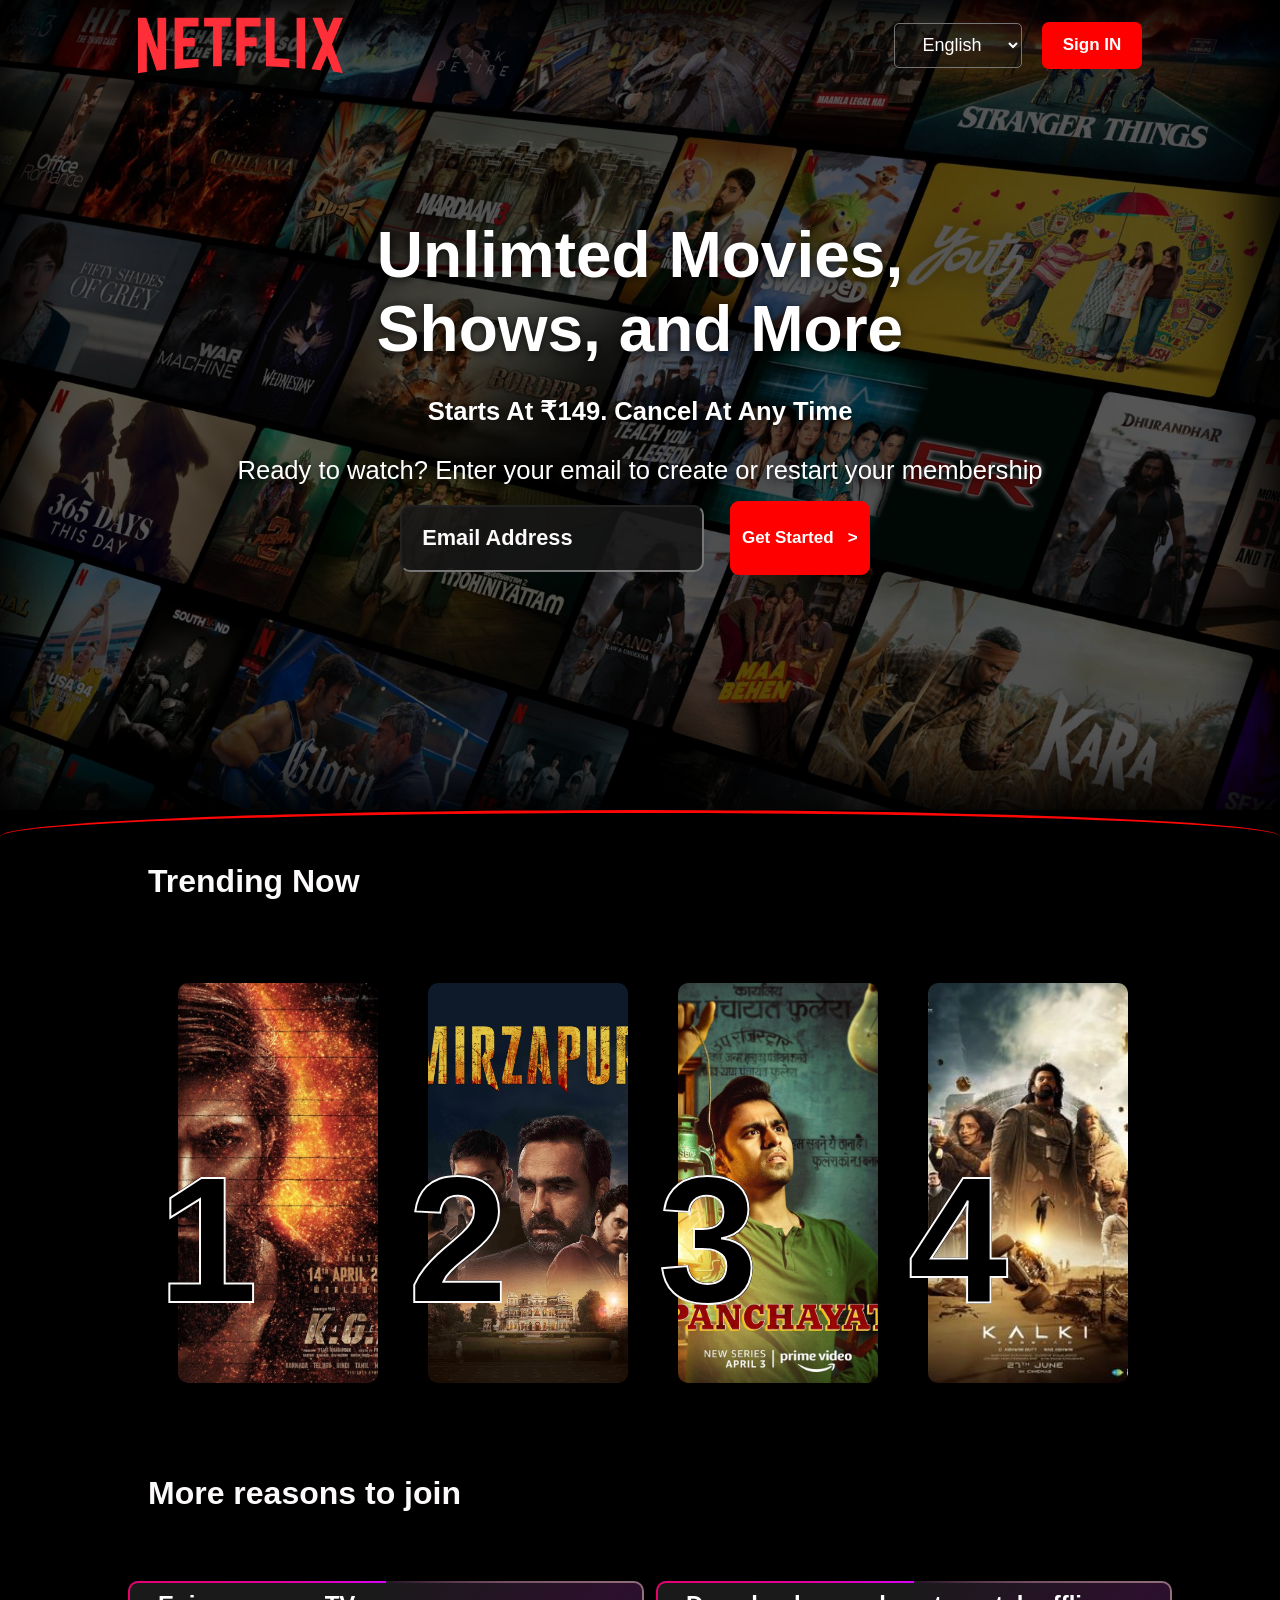
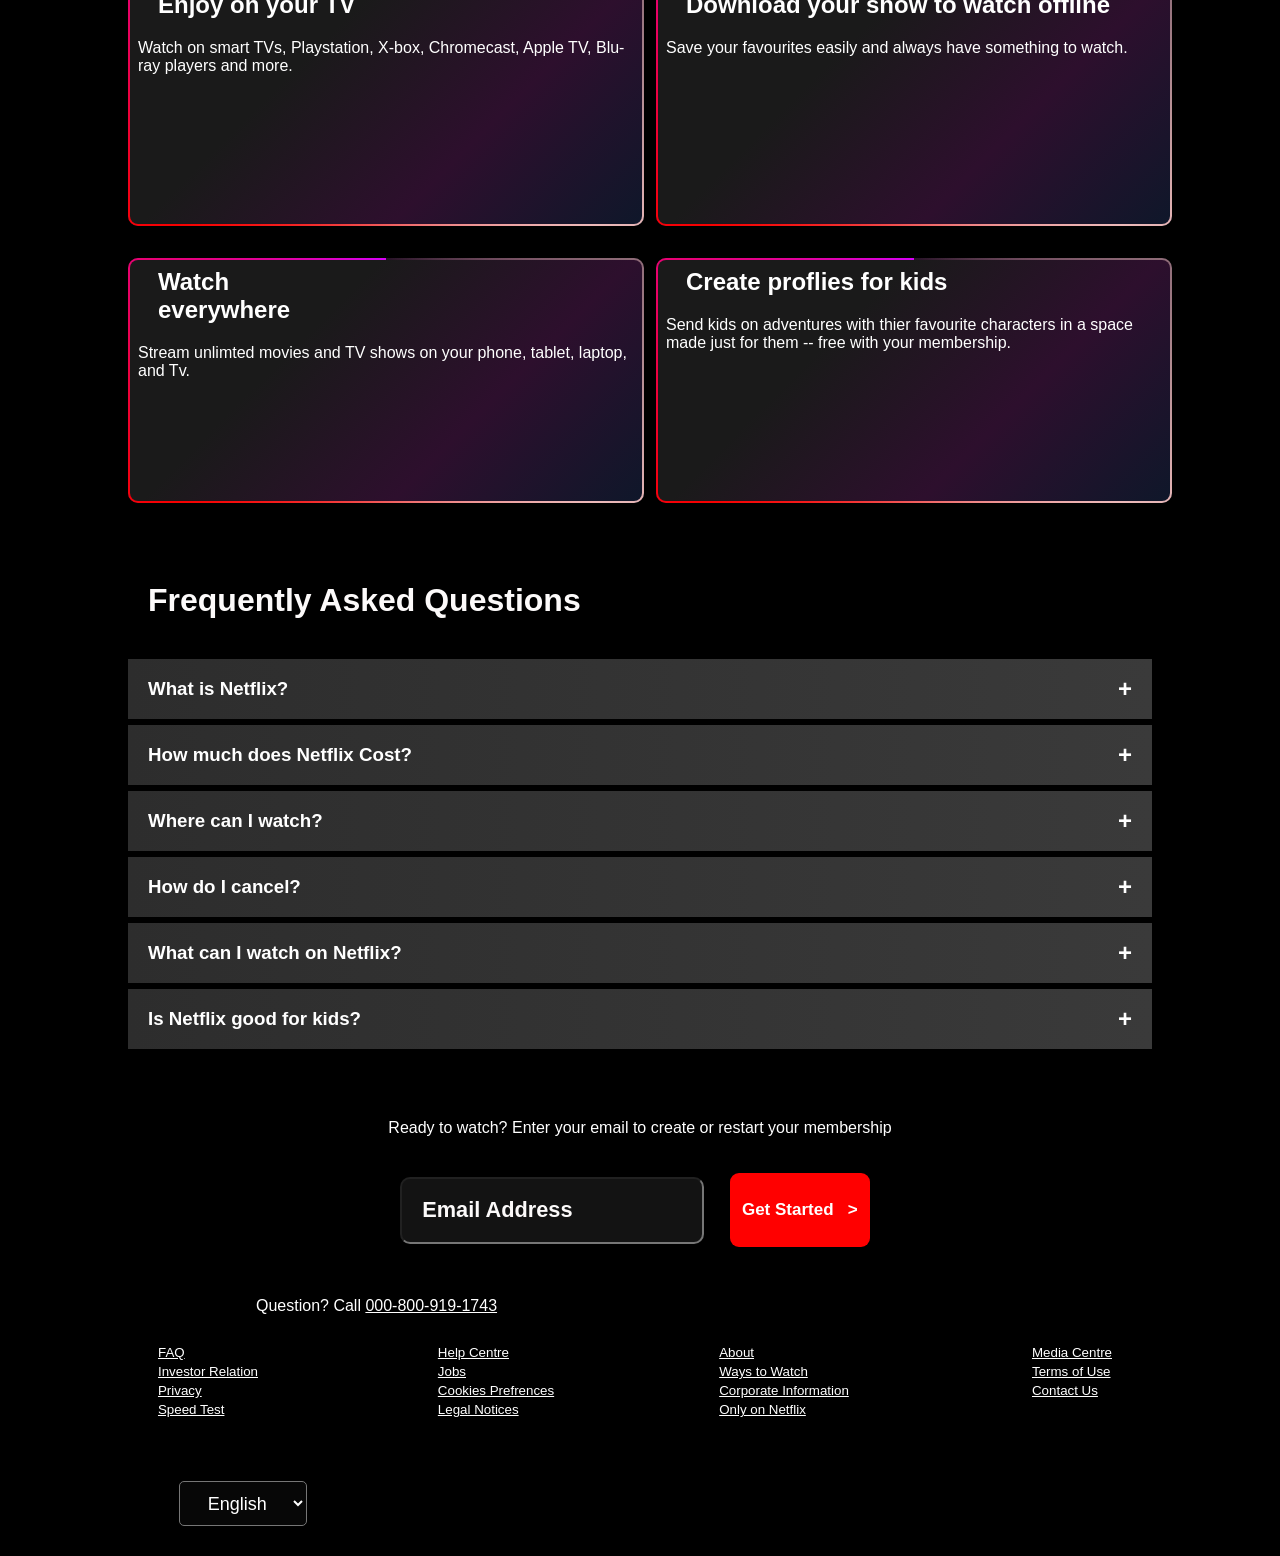
<file: index.html>
<!DOCTYPE html>
<html lang="en">

<head>
    <meta charset="UTF-8">
    <meta name="viewport" content="width=device-width, initial-scale=1.0">
    <link rel="stylesheet" href="style.css">
    <title>Netflix - Home Page</title>


</head>

<body>
    <div class="background">
        <div class="dark"
            style="background-color: black; opacity: 0.55; height: 90vh; width: 100%; position: absolute; z-index: 1;">
        </div>

        <div class="header1">
            <img src="Netflix_2015_logo.svg" alt="">
            <div class="headerright">
                <select name="Language" id="LanguageOP">
                    <option>English</option>
                    <option>Hindi</option>
                    <option>Spanish</option>
                </select>
                <span>Sign IN</span>
            </div>


        </div>
        <h1>Unlimted Movies, <br> Shows, and More</h1>
        <h4>Starts At &#8377;149. Cancel At Any Time</h4>
        <p>Ready to watch? Enter your email to create or restart your membership</p>
        <div class="email2">
            <input type="email" placeholder="Email Address" id="emial1">
            <span>Get Started &nbsp; ></span>
        </div>
    </div>
    <div class="line"></div>
    <div class="text1"> Trending Now</div>
    <div class="container">
        <div class="card" id="card1"> <h1>10</h1></div>
        <div class="card" id="card2"><h1>2</h1></div>
        <div class="card" id="card3"><h1>3</h1></div>
        <div class="card" id="card4"><h1>4</h1></div>
        <div class="card" id="card5"><h1>9</h1></div>
        <div class="card" id="card6"><h1>6</h1></div>
        <div class="card" id="card7"><h1>7</h1></div>
        <div class="card" id="card8"><h1>8</h1></div>
        <div class="card" id="card9"><h1>1</h1></div>
        <div class="card" id="card10"><h1>5</h1></div>

    </div>
    <div class="text1">More reasons to join </div>
    <div class="container2">
        <div class="review">
            <h2>Enjoy on your TV</h2>
            <p>Watch on smart TVs,
                Playstation, X-box, Chromecast, Apple TV, Blu-ray players and more.
            </p>
        </div>
        <div class="review">
            <h2>Download your show to watch offline</h2>
            <p>
                Save your favourites easily and always have something to watch.
            </p>
        </div>
        <div class="review">
            <h2>Watch <br> everywhere</h2>
            <p>
                Stream unlimted movies and TV shows on your phone, tablet, laptop, and Tv.
            </p>
        </div>
        <div class="review">
            <h2>Create proflies for kids </h2>
            <p>
                Send kids on adventures with thier favourite characters in a
                space made just for them -- free with your membership.
            </p>
        </div>
    </div>
    <div class="text1">Frequently Asked Questions </div>
    <div class="asked">
        <div class="Question">
            <h3>What is Netflix?</h3>
            <h2>+</h2>
        </div>
        <div class="Question">
            <h3>How much does Netflix Cost?</h3>
            <h2>+</h2>
        </div>
        <div class="Question">
            <h3>Where can I watch?</h3>
            <h2>+</h2>
        </div>
        <div class="Question">
            <h3>How do I cancel?</h3>
            <h2>+</h2>
        </div>
        <div class="Question">
            <h3>What can I watch on Netflix?</h3>
            <h2>+</h2>
        </div>
        <div class="Question">
            <h3>Is Netflix good for kids?</h3>
            <h2>+</h2>
        </div>
    </div>
    <p id="p1" style="margin: 20px auto;">Ready to watch? Enter your email to create or restart your membership</p>
    <div class="email2">
        <input type="email" placeholder="Email Address" id="emial1">
        <span>Get Started &nbsp; ></span>
    </div>
    <p id="p3" style="margin-right: 30%; margin-left: 20%; margin-top: 50px;">Question? Call <u>000-800-919-1743</u></p>
    <div class="footer">
        <ul>
            <li>FAQ</li>
            <li>Investor Relation</li>
            <li>Privacy</li>
            <li>Speed Test</li>
        </ul>
        <ul>
            <li>Help Centre</li>
            <li>Jobs</li>
            <li>Cookies Prefrences</li>
            <li>Legal Notices</li>
        </ul>
        <ul>
            <li>About</li>
            <li> Ways to Watch</li>
            <li>Corporate Information</li>
            <li>Only on Netflix</li>
        </ul>
        <ul>
            <li>Media Centre</li>
            <li>Terms of Use</li>
            <li>Contact Us</li>
        </ul>
    </div>
    <div class="footer3">
    <select name="Language" class="footerlg">
        <option>English</option>
        <option>Hindi</option>
        <option>Spanish</option>
        
    </select>
    </div>
</body>

</html>
</file>
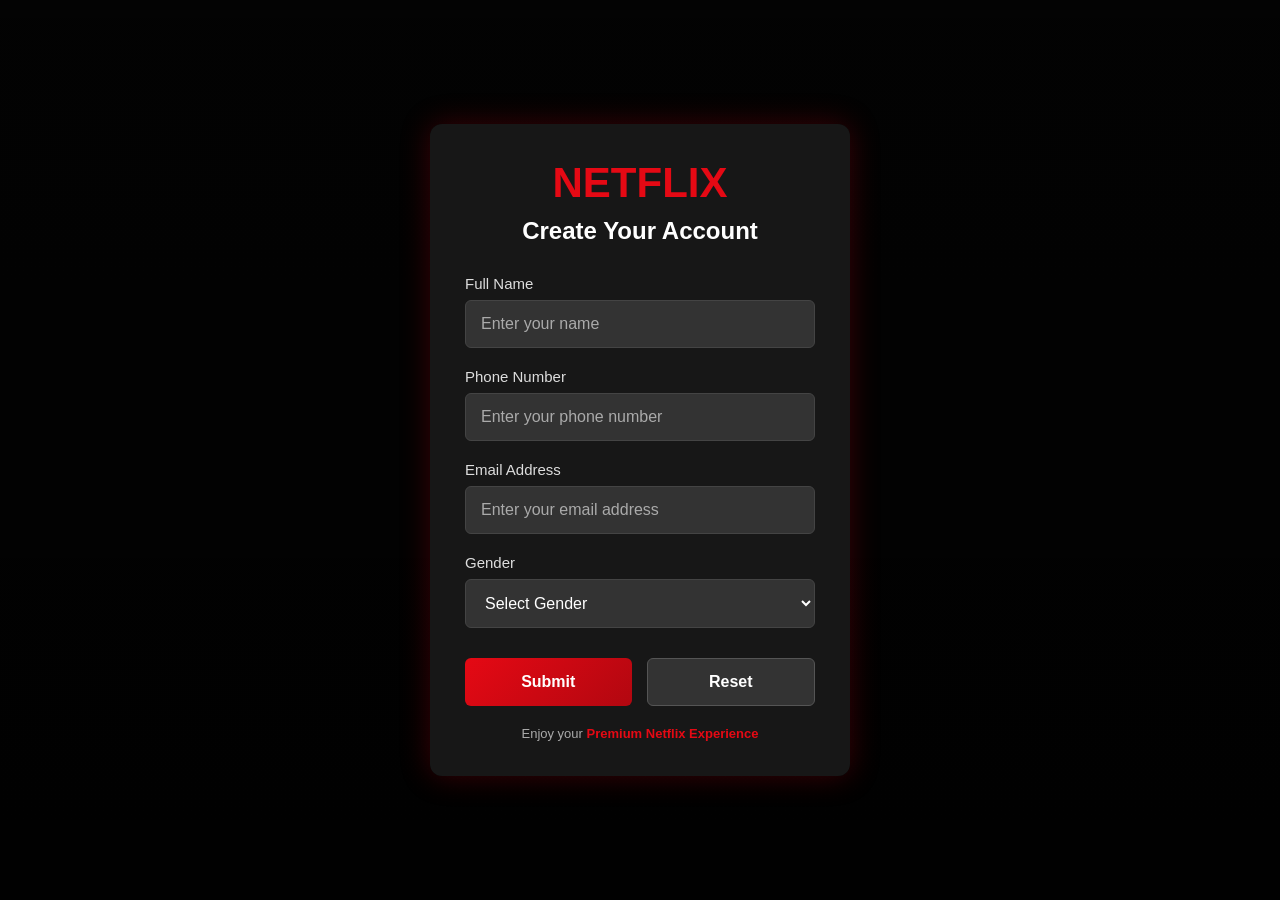
<file: singup.html>
<!DOCTYPE html>
<html lang="en">
<head>
    <meta charset="UTF-8">
    <meta name="viewport" content="width=device-width, initial-scale=1.0">

    <title>Netflix Registration</title>

    <link rel="stylesheet" href="style2.css">
</head>

<body>

    <div class="form-container">

        <div class="logo">NETFLIX</div>

        <h2 class="title">Create Your Account</h2>

        <form>

            <div class="input-group">
                <label for="name">Full Name</label>
                <input
                    type="text"
                    id="name"
                    name="name"
                    placeholder="Enter your name"
                    required
                >
            </div>

            <div class="input-group">
                <label for="phone">Phone Number</label>
                <input
                    type="tel"
                    id="phone"
                    name="phone"
                    placeholder="Enter your phone number"
                    required
                >
            </div>

            <div class="input-group">
                <label for="email">Email Address</label>
                <input
                    type="email"
                    id="email"
                    name="email"
                    placeholder="Enter your email address"
                    required
                >
            </div>

            <div class="input-group">
                <label for="gender">Gender</label>

                <select id="gender" name="gender" required>
                    <option value="">Select Gender</option>
                    <option value="male">Male</option>
                    <option value="female">Female</option>
                    <option value="other">Other</option>
                </select>
            </div>

            <div class="buttons">

                <button type="submit" class="submit-btn">
                    Submit
                </button>

                <button type="reset" class="reset-btn">
                    Reset
                </button>

            </div>

            <p class="premium">
                Enjoy your <span>Premium Netflix Experience</span>
            </p>

        </form>

    </div>

</body>
</html>
</file>
<file: style.css>
* {
    margin: 0px;
    padding: 0px;
}

body {
    background-color: rgb(0, 0, 0);
    display: flex;
    flex-direction: column;
    align-content: center;
    justify-items: center;
}

.background {
    display: flex;
    position: relative;
    flex-direction: column;
    align-items: center;
    margin: 0px 0px;
    background: linear-gradient(rgba(0, 0, 0, 0.9), rgba(0, 0, 0, 0.9));
    background-image: url(Netflix_background_image.jpg);
    background-size: cover;
    background-position: center;
    background-repeat: no-repeat;
    overlay: auto;
    height: 90vh;
    box-shadow: inset 20px 20px 70px, inset -20px -20px 70px;

}

.background h1 {
    z-index: 1;
    color: white;
    margin-top: 2em;
    text-align: center;
    /* margin-block-start: 0.67em;
    margin-block-end: 0.67em;
    margin-inline-start: 0em;
    margin-inline-end: 0em; */
    font-size: clamp(2rem, 5vw, 10rem);
    text-shadow: 0 2px 10px rgba(0, 0, 0, 0.8);

    font-family: 'Gill Sans', 'Gill Sans MT', Calibri, 'Trebuchet MS', sans-serif;
}

.background h4 {
    z-index: 1;
    text-align: center;
    color: white;
    margin-top: 30px;
    /* margin-block-start: 0.67em;
    margin-block-end: 0.67em;
    margin-inline-start: 0em;
    margin-inline-end: 0em; */
    font-size: clamp(1rem, 2vw, 5rem);
    text-shadow: 0 2px 10px rgba(0, 0, 0, 0.8);

    font-family: 'Gill Sans', 'Gill Sans MT', Calibri, 'Trebuchet MS', sans-serif;
}

.background p {
    z-index: 1;
    color: white;
    font-family: sans-serif;
    text-align: center;
    margin-top: 30px;
    font-size: clamp(1rem, 2vw, 3rem);
    text-shadow: 0 2px 10px rgba(0, 0, 0, 0.8);
}

.header1 {
    z-index: 1;
    display: flex;

    margin: 0px auto;
    height: 10vh;
    width: 80vw;
    /* border: 3px white solid; */
    justify-content: space-between;
    align-items: center;

}

.header1 img {
    z-index: 1;
    height: 13vh;
    width: 16vw;
    margin: 10px 10px;

    filter: brightness(150%) opacity(100%);

}


.headerright {
    display: flex;
    justify-self: last baseline;
    justify-content: center;
    align-items: center;
}

.headerright span {
    background-color: red;
    height: max(3vh, 20px);
    width: min(23vw, 80px);
    font-size: min(17px, 3vw);
    font-weight: 700;
    color: white;
    padding: 10px 10px;
    align-items: center;
    text-align: center;

    align-content: center;
    font-family: sans-serif;
    margin-left: 20px;
    margin-right: 10px;
    border-radius: 7px;

}

.headerright span:hover {
    transition: 0.3s ease-out;
    transform: scaleX(120%) scaleY(120%);
}

#LanguageOP {
    text-align: center;
    height: 5vh;
    width: 10vw;
    margin-left: 2px;
    font-size: max(10px, 2vh);
    border-radius: 5px;
    font-family: sans-serif;
    color: rgb(255, 255, 255);
    background-color: rgba(22, 22, 22, 0.349);
}

option {
    background-color: rgba(8, 8, 8, 0.171);
    font-weight: 600;

}

.email2 {
    margin-top: 1em;
    margin-bottom: min(20px 5vh);
    z-index: 1;
    display: flex;
    /* border: aliceblue 2px solid; */
    justify-content: center;
    align-items: center;
}

.email2 span {
    background-color: red;
    height: max(6vh, 20px);
    width: min(23vw, 120px);
    font-size: min(17px, 3vw);
    font-weight: 700;
    color: white;
    padding: 10px 10px;
    align-items: center;
    text-align: center;

    align-content: center;
    font-family: sans-serif;

    margin-right: 10px;
    border-radius: 9px;

}

.email2 span:hover {

    transition: 0.5s ease-out;
    transform: scaleX(120%) scaleY(120%);
}

.email2 input {
    background-color: rgba(22, 22, 22, 0.87);
    height: max(7vh, 30px);
    width: min(30vw, 300px);
    font-size: clamp(0.6rem, 20px, 2.5rem);
    color: white;
    border-radius: 10px;
    margin-right: 2vw;

}

.email2 input:hover {

    transition: 0.4s ease-out;
    transform: scaleX(120%) scaleY(120%);
}

.email2 ::placeholder {
    padding: 10px 20px;
    font-size: clamp(0.6rem, 1.7vw, 2rem);
    font-weight: 700;
    color: #fcfafa;
    font-family: sans-serif;
    align-self: center;
    justify-self: center;
}

.line {
    width: 100%;
    height: 50px;
    border-top: 3px solid #ff0707;
    /* box-shadow: -10px -10px 10px red; */
    background-color: rgba(63, 69, 73, 0);
    border-radius: 50% 50% 0 0;


}

.text1 {
    height: 3vh;
    width: 80%;
    margin: 0px max(30px, 10vw);
    padding-left: 20px;
    display: flex;
    color: #fcfafa;
    font-family: sans-serif;
    font-size: clamp(1.5rem, 2.5vw, 7rem);
    font-weight: 700;

}

.container {
    box-sizing: border-box;

    align-self: center;
    align-items: center;
    justify-content: flex-start;
    margin: max(50px, 10vh) 100px;
    display: flex;
    height: 45vh;
    width: 80%;
    padding-left: 50px;
    padding-right: 50px;
    gap: clamp(10px, 4vw, 50px);

    overflow-x: scroll;
}

.container::-webkit-scrollbar {

    display: none;
}

.card {
    background-position: center center;
    background-size: cover;
    background-repeat: no-repeat;
    border-radius: 10px;
    flex-shrink: 0;
    flex-grow: 0;
    position: relative;
    height: min(45vh, 400px);
    width: 200px;
    aspect-ratio: 15/18;
    /* border: 2px solid red; */
    


}
.card h1{
    position: absolute;
    font-size: max(150px, 20vh);
    top: max(17vh, 80px);
    font-family: 'Franklin Gothic Medium', 'Arial Narrow', Arial, sans-serif;
    left: -10%;
    color: black;
    -webkit-text-stroke: 2px #fcfafa;
    text-shadow: 1px 1px 0 black,-1px -1px 0 black, 1px -1px 0 black;
}

.container div:hover {
    transition: 0.5s ease-out;
    transform: scaleX(110%) scaleY(110%) translateY(-10%);
}

#card1 {
    order: 10;
    background-image: url(image/BhootBangla.jpg)
}

#card2 {
    order: 2;
    background-image: url(image/mirzapur.jpg)
}

#card3 {
    order: 3;
    background-image: url(image/panchayt.jpg)
}

#card4 {
    order: 4;
    background-image: url(image/kalki.jpg)
}

#card5 {
    order: 9;
    background-image: url(image/ekaki.jpg)
}

#card6 {
    order: 6;
    background-image: url(image/devara.jpg)
}

#card7 {
    order: 7;
    background-image: url(image/thanaji.jpg)
}

#card8 {
    order: 8;
    background-image: url(image/shaitan.jpg)
}

#card9 {
    order: 1;
    background-image: url(image/kgf2.jpg)
}

#card10 {
    order: 5;
    background-image: url(image/kesari.jpg)
}

.container2 {
    margin: max(50px, 2vh) auto;
    display: grid;

    height: 60vh;
    width: 80%;
    grid-template-columns: 1fr 1fr;

    justify-content: center;
    align-content: center;
    padding: 20px 20px;
    row-gap: 2em;
    column-gap: 2em;
}

.review {

    flex-grow: none;
    flex-shrink: none;
    height: max(150px, 25vh);
    width: 100%;
    background: linear-gradient(135deg, #1a1a1a, #2d0f2d, #0f172a);

    padding: 10px 10px;
    border-radius: 10px;
    position: relative;
    overflow: hidden;
}

.review::before {
    content: "";
    position: absolute;
    background: conic-gradient(transparent, #edbaba, #f70000, #d702f7);
    height: 200%;
    width: 200%;
    left: 0;
    bottom: 0;
    z-index: 1;

    top: -50%;
    left: -50%;
    animation: rotate 4s linear infinite;
}

.review::after {
    content: "";
    position: absolute;
    inset: 2px;
    border-radius: 8px;
    background: linear-gradient(135deg, #1a1a1a, #1a1a1a, #2d0f2d, #0f172a);
    z-index: 1;
}

.review>* {
    position: relative;
    z-index: 2;
}

@keyframes rotate {
    from {
        transform: rotate(0deg);
    }

    to {
        transform: rotate(360deg);
    }
}

.review h2,
p {
    color: white;
    font-family: sans-serif;
}

.review p {
    margin-top: 20px;
}

.asked {
    height: max-content;
    width: 80%;
    margin: max(50px, 2vh) auto;
    display: grid;

    gap: 6px;
    grid-template-columns: 1fr;
}

.Question {
    display: flex;
    justify-content: space-between;
    width: 100%;
    height: 60px;
    margin: 0px;

    background: linear-gradient(90deg, #2d2d2d, #3a3a3a);
}

.Question h3,
h2 {
    margin: auto 20px;
    color: white;
    font-family: sans-serif;
}

#p1 {
    margin: 10px auto;
}

.footer {
    display: grid;
    grid-template-columns: 1fr 1fr 1fr 1fr;
    height: max-content;
    width: 90%;
    margin: max(30px, 3vh) auto;

    justify-items: center;
    align-content: center;
}

.footer ul li {
    color: white;
    font-size: larger;
    font-weight: 300;
    list-style: none;
    text-decoration: underline;
    margin-bottom: 4px;
    font-size: smaller;
    font-family: sans-serif;
}
.footerlg{
     text-align: center;
    height: 5vh;
    width: 10vw;
    
    font-size: max(10px, 2vh);
    border-radius: 5px;
    font-family: sans-serif;
    margin-left: 10%;
    color: rgb(255, 255, 255);
    background-color: rgba(22, 22, 22, 0.349);
   
}
.footer3{
    display: flex;
    height: max-content;
    width: 90%;
      margin: max(30px, 3vh) auto;
}
</file>
<file: style2.css>
* {
    margin: 0;
    padding: 0;
    box-sizing: border-box;
    font-family: Arial, Helvetica, sans-serif;
}

body {
    min-height: 100vh;

    display: flex;
    justify-content: center;
    align-items: center;

    background:
        linear-gradient(rgba(0, 0, 0, 0.85),
            rgba(0, 0, 0, 0.95)),
        #111;
}


/* Main Form */

.form-container {
    width: 420px;
    padding: 35px;

    background: rgba(25, 25, 25, 0.95);

    border-radius: 12px;

    box-shadow:
        0 0 30px rgba(229, 9, 20, 0.25);
}


/* Netflix Logo */

.logo {
    color: #e50914;

    text-align: center;

    font-size: 42px;
    font-weight: bold;

    margin-bottom: 10px;
}


/* Heading */

.title {
    color: white;

    text-align: center;

    font-size: 24px;

    margin-bottom: 30px;
}


/* Input Group */

.input-group {
    margin-bottom: 20px;
}


/* Labels */

label {
    display: block;

    color: #ddd;

    font-size: 15px;

    margin-bottom: 8px;
}


/* Input and Select */

input,
select {
    width: 100%;

    padding: 14px 15px;

    border: 1px solid #444;

    border-radius: 6px;

    background-color: #333;

    color: white;

    font-size: 16px;

    outline: none;

    transition:
        transform 0.3s ease,
        background-color 0.3s ease,
        border-color 0.3s ease,
        box-shadow 0.3s ease;
}


/* Placeholder */

input::placeholder {
    color: #aaa;
}


/* Input Animation */

input:focus,
select:focus {

    /* Move slightly left */

    transform: translateX(-8px) scale(1.03);

    /* Change background */

    background-color: #555;

    /* Red border */

    border-color: #e50914;

    /* Glow effect */

    box-shadow:
        0 0 12px rgba(229, 9, 20, 0.4);
}


/* Buttons */

.buttons {
    display: flex;

    gap: 15px;

    margin-top: 30px;
}


button {
    flex: 1;

    padding: 14px;

    border: none;

    border-radius: 6px;

    font-size: 16px;

    font-weight: bold;

    cursor: pointer;

    transition:
        transform 0.2s ease,
        box-shadow 0.2s ease,
        background-color 0.2s ease;
}


/* Submit Button */

.submit-btn {
    background:
        linear-gradient(135deg,
            #e50914,
            #b20710);

    color: white;
}


.submit-btn:hover {
    background:
        linear-gradient(135deg,
            #ff1b25,
            #e50914);

    box-shadow:
        0 8px 20px rgba(229, 9, 20, 0.45);

    transform: translateY(-3px);
}


/* Reset Button */

.reset-btn {
    background-color: #333;

    color: white;

    border: 1px solid #555;
}


.reset-btn:hover {
    background-color: #444;

    transform: translateY(-3px);
}


/* Button Click */

button:active {
    transform: scale(0.97);
}


/* Bottom Text */

.premium {
    text-align: center;

    color: #aaa;

    font-size: 13px;

    margin-top: 20px;
}


.premium span {
    color: #e50914;

    font-weight: bold;
}
</file>
